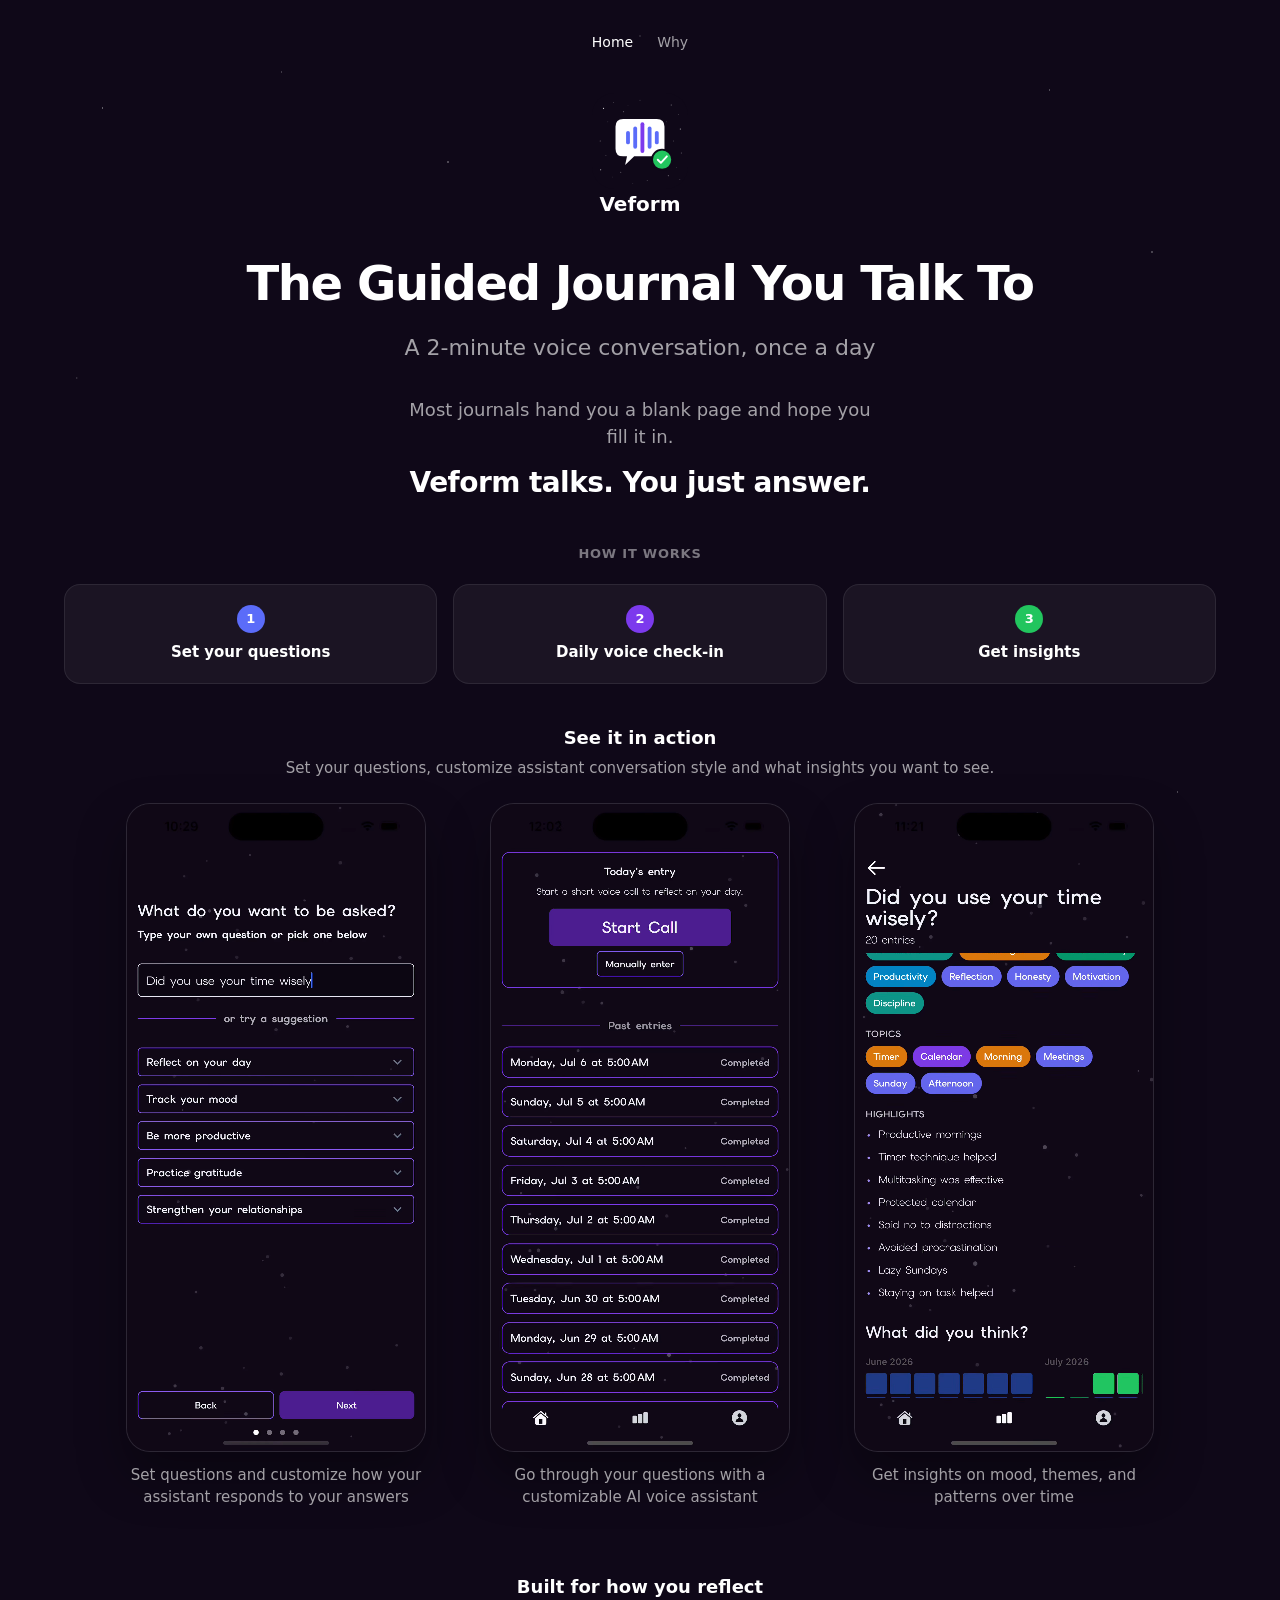
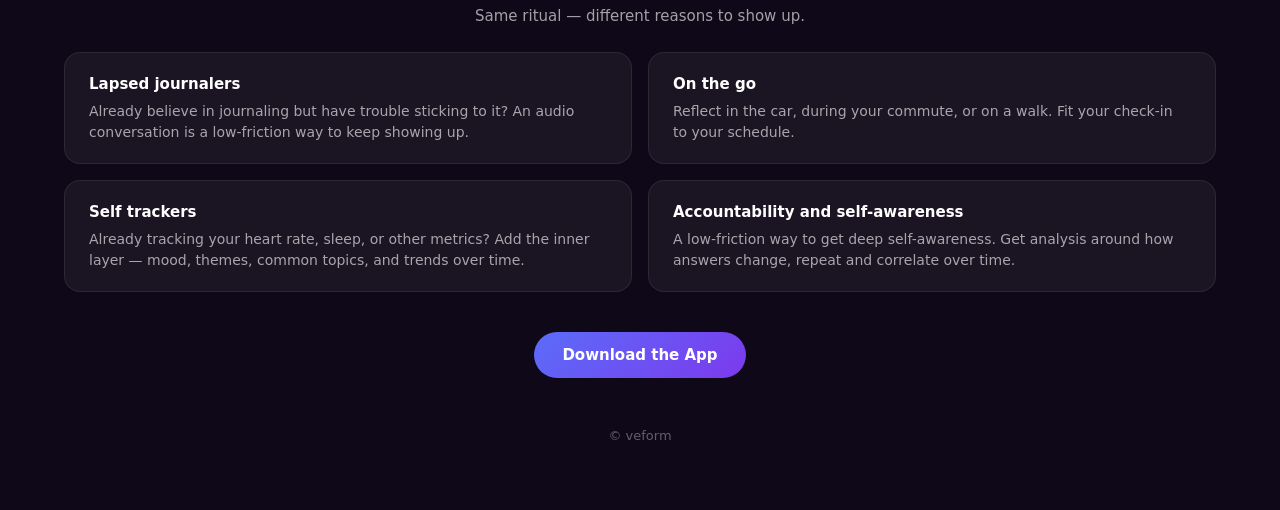
<file: index.html>
<!DOCTYPE html>
<html lang="en">
<head>
  <meta charset="UTF-8">
  <meta name="viewport" content="width=device-width, initial-scale=1.0">
  <title>Veform — Voice Journal & Guided Daily Check-In App</title>
  <meta name="description" content="Veform is a guided journal you talk to. Complete your daily check-in with a 2-minute voice conversation, then see your mood, themes, and patterns emerge over time. No typing, no blank page.">
  
  <link rel="canonical" href="https://app.veform.co/">
<meta property="og:title" content="Veform — Voice Journal & Guided Daily Check-In App">
<meta property="og:description" content="A guided journal you talk to. Complete your daily check-in with a 2-minute voice conversation and watch your mood, themes, and patterns emerge over time.">
<meta property="og:type" content="website">
<meta property="og:url" content="https://app.veform.co/">
<meta property="og:image" content="https://app.veform.co/og_image.png">
<meta name="twitter:card" content="summary_large_image">
  <link rel="icon" href="logo_space_64.png" type="image/svg+xml">
  <link rel="stylesheet" href="styles.css">
</head>
<body>
  <div class="stars" aria-hidden="true"></div>

  <main class="page page--center">
    <nav class="nav" aria-label="Site">
      <a href="index.html" aria-current="page">Home</a>
      <a href="why-voice-journal.html">Why</a>
    </nav>

    <div class="logo-container">
    <img class="logo" src="logo_space.svg" alt="veform logo" width="96" height="96">
    <p>Veform</p>
</div>
    <h1>The Guided Journal You Talk To</h1>
    <p class="tagline">
        A 2-minute voice conversation, once a day
    </p>

    <section class="pitch" aria-label="Why Veform">
        <p class="pitch-problem">Most journals hand you a blank page and hope you fill it in.</p>
        <p class="pitch-solution">Veform talks. You just answer.</p>
      </section>

    <section class="how-it-works" aria-label="How it works">
      <h2>How it works</h2>
      <ol class="steps">
        <li class="step">
          <span class="step-num" aria-hidden="true">1</span>
          <span class="step-label">Set your questions</span>
        </li>
        <li class="step">
          <span class="step-num" aria-hidden="true">2</span>
          <span class="step-label">Daily voice check-in</span>
        </li>
        <li class="step">
          <span class="step-num" aria-hidden="true">3</span>
          <span class="step-label">Get insights</span>
        </li>
      </ol>
    </section>

    <section class="video-section" aria-label="App demos">
      <h2>See it in action</h2>
      <p>Set your questions, customize assistant conversation style and what insights you want to see.</p>
      <div class="video-grid">
        <div class="video-item">
          <div class="video-frame">
            <video src="editquestions.webm" autoplay muted playsinline loop aria-label="veform edit questions demo" alt="veform edit check-in questions demo"></video>
          </div>
          <p class="video-caption">Set questions and customize how your assistant responds to your answers</p>
        </div>
        <div class="video-item">
          <div class="video-frame">
            <video src="call-video.webm" autoplay muted playsinline loop aria-label="veform voice check-in demo" alt="veform voice journal call demo"></video>
          </div>
          <p class="video-caption">Go through your questions with a customizable AI voice assistant</p>
        </div>
        <div class="video-item">
          <div class="video-frame">
            <video src="insights-video.webm" autoplay muted playsinline loop aria-label="veform insights demo" alt="veform voice journal insights demo"></video>
          </div>
          <p class="video-caption">Get insights on mood, themes, and patterns over time</p>
        </div>
      </div>
    </section>

    <section class="use-cases" aria-label="Who it's for">
      <h2>Built for how you reflect</h2>
      <p class="use-cases-lead">Same ritual — different reasons to show up.</p>
      <div class="use-cases-grid">
        <article class="use-case">
          <h3>Lapsed journalers</h3>
          <p>Already believe in journaling but have trouble sticking to it? An audio conversation is a low-friction way to keep showing up.</p>
        </article>
        <article class="use-case">
          <h3>On the go</h3>
          <p>Reflect in the car, during your commute, or on a walk. Fit your check-in to your schedule.</p>
        </article>
        <article class="use-case">
          <h3>Self trackers</h3>
          <p>Already tracking your heart rate, sleep, or other metrics? Add the inner layer — mood, themes, common topics, and trends over time.</p>
        </article>
        <article class="use-case">
          <h3>Accountability and self-awareness</h3>
          <p>A low-friction way to get deep self-awareness. Get analysis around how answers change, repeat and correlate over time.</p>
        </article>
      </div>
    </section>

    <a class="cta" href="download.html">Download the App</a>

    <footer>&copy; veform</footer>
  </main>

  <script src="app.js"></script>
  <script>
    honTime('website_event_homepage_visit', uuid);

    document.querySelectorAll('.nav a').forEach(function (link) {
      link.addEventListener('click', function () {
        var label = (link.textContent || 'link').trim().toLowerCase();
        honTime('website_event_homepage_nav_' + label, uuid);
      });
    });

    var cta = document.querySelector('.cta');
    if (cta) {
      cta.addEventListener('click', function () {
        honTime('website_event_homepage_download_cta', uuid);
      });
    }
  </script>
</body>
</html>
</file>
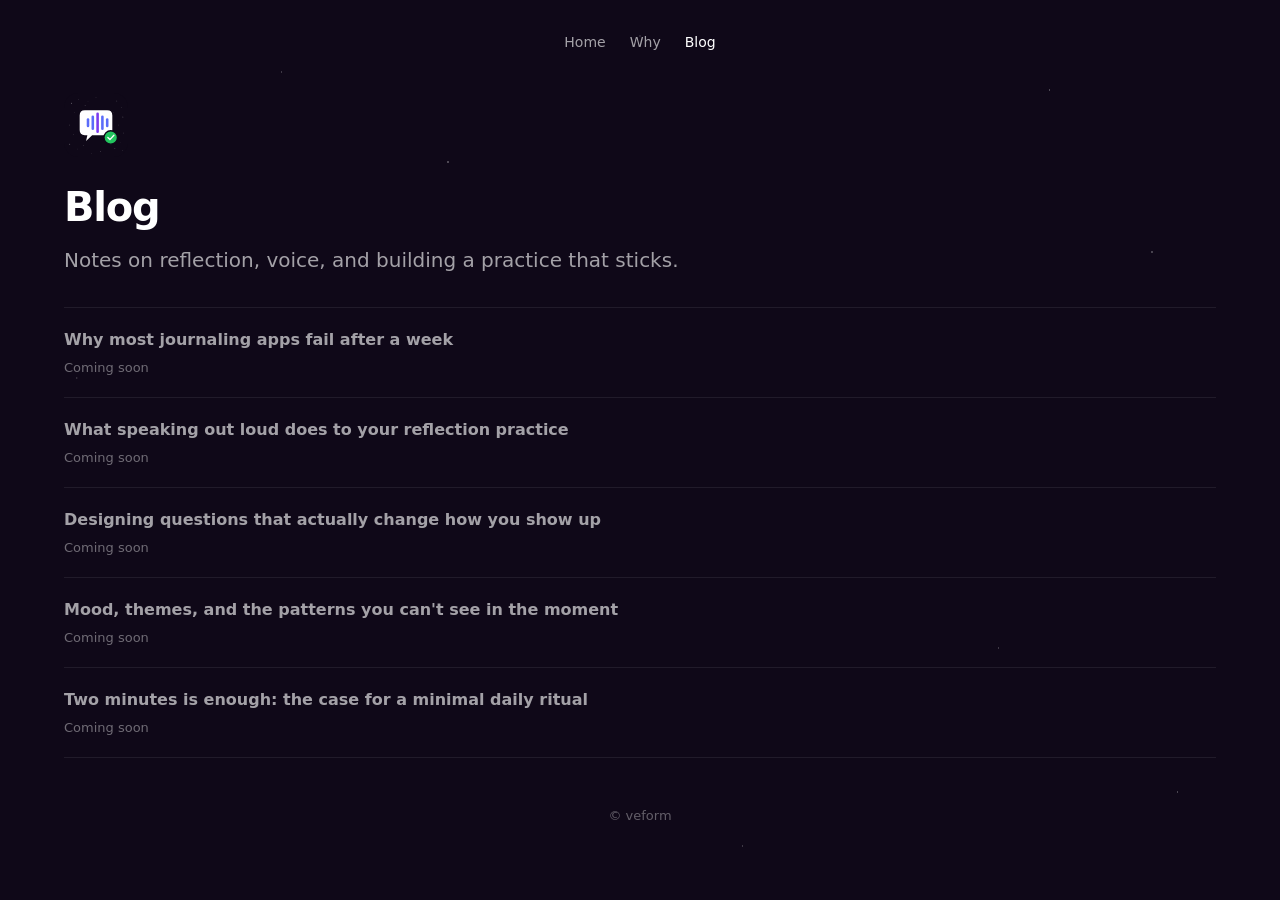
<file: blog.html>
<!DOCTYPE html>
<html lang="en">
<head>
  <meta charset="UTF-8">
  <meta name="viewport" content="width=device-width, initial-scale=1.0">
  <title>Blog — veform</title>
  <meta name="description" content="Thoughts on mindful reflection, voice journaling, and building a daily check-in practice.">
  <link rel="icon" href="logo_space.svg" type="image/svg+xml">
  <link rel="stylesheet" href="styles.css">
</head>
<body>
  <div class="stars" aria-hidden="true"></div>

  <main class="page">
    <nav class="nav" aria-label="Site">
      <a href="index.html">Home</a>
      <a href="why.html">Why</a>
      <a href="blog.html" aria-current="page">Blog</a>
    </nav>

    <a href="index.html"><img class="logo logo--sm" src="logo_space.svg" alt="veform logo" width="64" height="64"></a>

    <h1 class="page-title">Blog</h1>
    <p class="lead">Notes on reflection, voice, and building a practice that sticks.</p>

    <ul class="blog-list">
      <li>
        <span class="coming-soon">Why most journaling apps fail after a week</span>
        <span class="meta">Coming soon</span>
      </li>
      <li>
        <span class="coming-soon">What speaking out loud does to your reflection practice</span>
        <span class="meta">Coming soon</span>
      </li>
      <li>
        <span class="coming-soon">Designing questions that actually change how you show up</span>
        <span class="meta">Coming soon</span>
      </li>
      <li>
        <span class="coming-soon">Mood, themes, and the patterns you can't see in the moment</span>
        <span class="meta">Coming soon</span>
      </li>
      <li>
        <span class="coming-soon">Two minutes is enough: the case for a minimal daily ritual</span>
        <span class="meta">Coming soon</span>
      </li>
    </ul>

    <footer>&copy; veform</footer>
  </main>
</body>
</html>
</file>
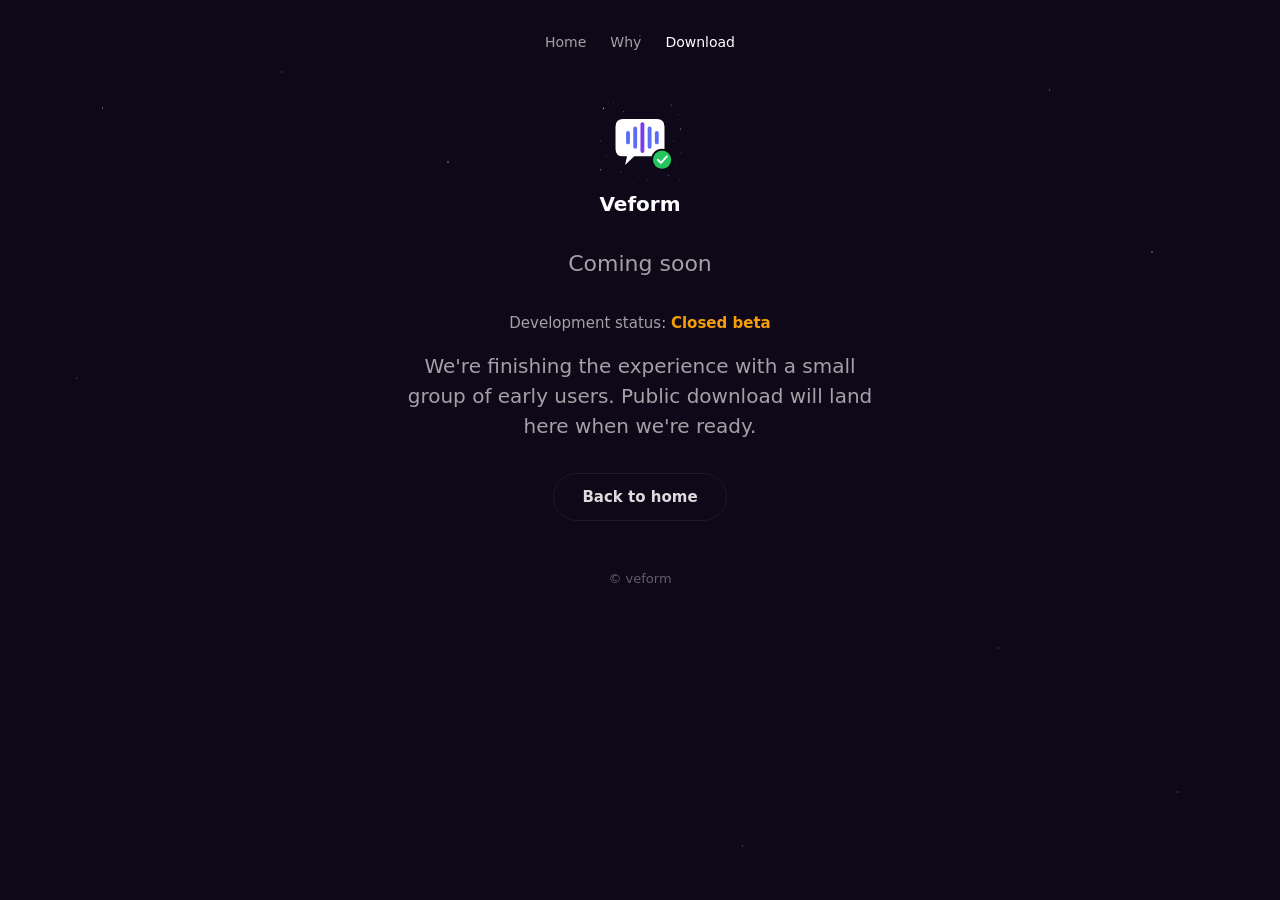
<file: download.html>
<!DOCTYPE html>
<html lang="en">
<head>
  <meta charset="UTF-8">
  <meta name="viewport" content="width=device-width, initial-scale=1.0">
  <title>Download Veform — Coming Soon</title>
  <meta name="description" content="Download the Veform app. Currently in closed beta — public release coming soon.">
  <link rel="canonical" href="https://app.veform.co/download.html">
  <meta property="og:title" content="Download Veform — Coming Soon">
  <meta property="og:description" content="Veform is in closed beta. Public download coming soon.">
  <meta property="og:type" content="website">
  <meta property="og:url" content="https://app.veform.co/download.html">
  <link rel="icon" href="logo_space_64.png" type="image/png">
  <link rel="stylesheet" href="styles.css">
</head>
<body>
  <div class="stars" aria-hidden="true"></div>

  <main class="page page--center">
    <nav class="nav" aria-label="Site">
      <a href="index.html">Home</a>
      <a href="why-voice-journal.html">Why</a>
      <a href="download.html" aria-current="page">Download</a>
    </nav>

    <div class="logo-container">
      <img class="logo" src="logo_space.svg" alt="veform logo" width="96" height="96">
      <p>Veform</p>
    </div>

    <p class="tagline">Coming soon</p>
    <p class="dev-status">Development status: <strong>Closed beta</strong></p>
    <p class="lead">We're finishing the experience with a small group of early users. Public download will land here when we're ready.</p>

    <a class="cta cta--ghost" href="index.html">Back to home</a>

    <footer>&copy; veform</footer>
  </main>

  <script src="app.js"></script>
  <script>
    honTime('website_event_download_page_visit', uuid);
  </script>
</body>
</html>
</file>
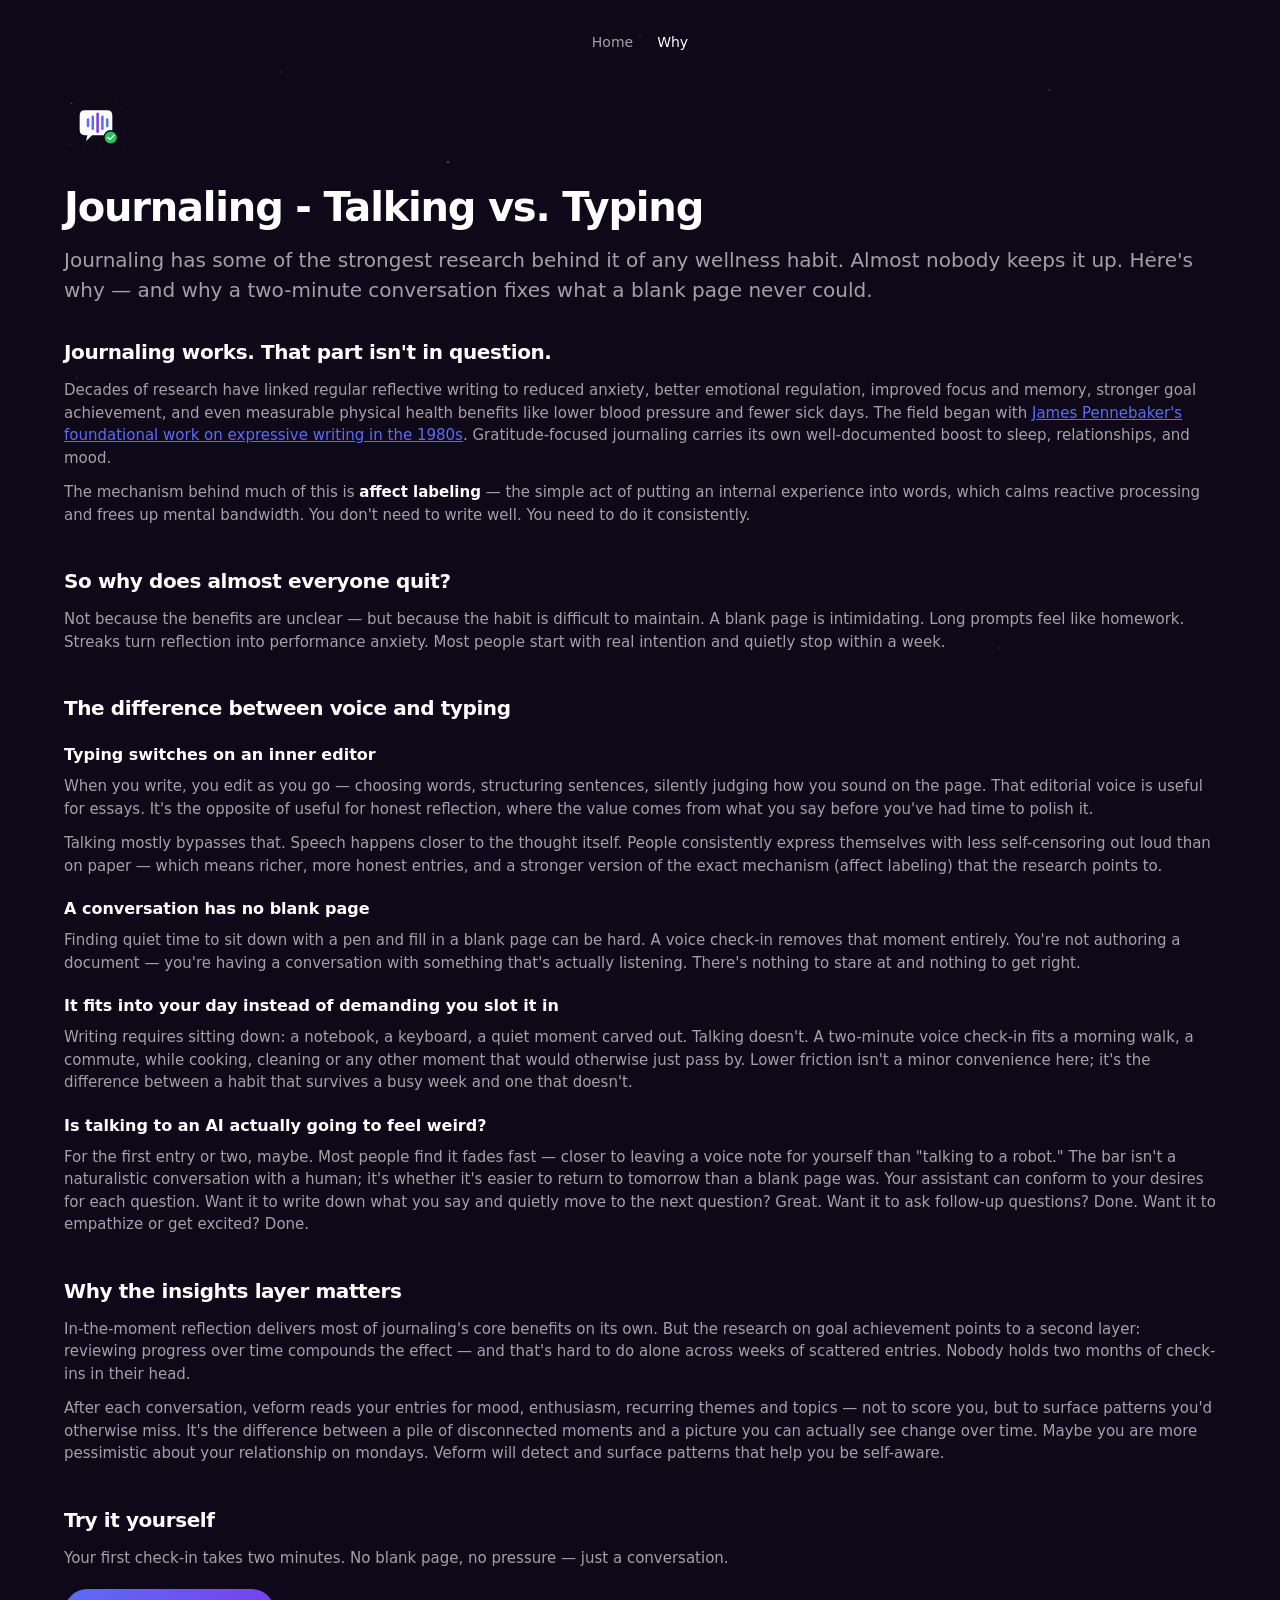
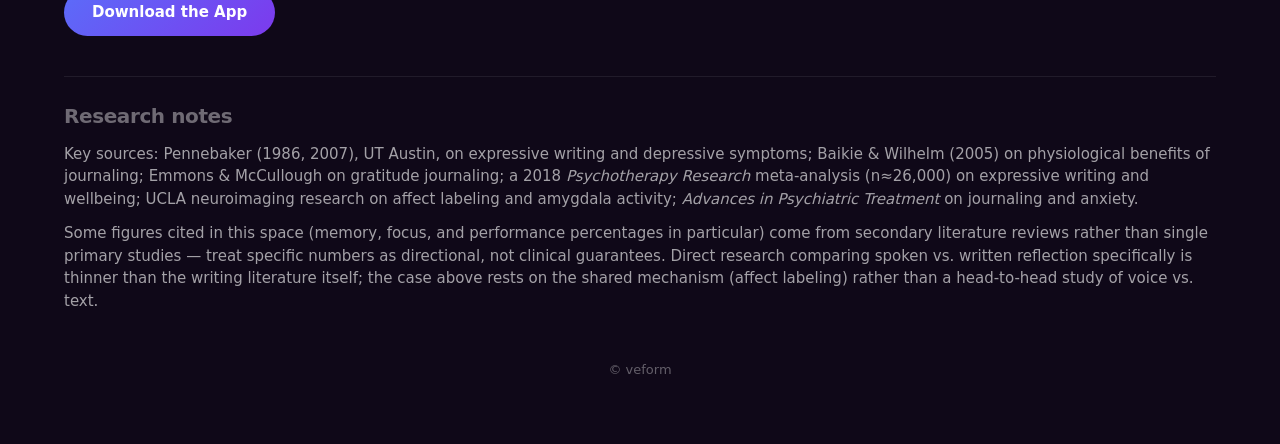
<file: why-voice-journal.html>
<!DOCTYPE html>
<html lang="en">
<head>
  <meta charset="UTF-8">
  <meta name="viewport" content="width=device-width, initial-scale=1.0">
  <title>Why Talk Beats Type — The Research Behind Veform</title>
  <meta name="description" content="Journaling is well-studied and well-proven. Staying consistent is the hard part. Here's why voice conversations make daily reflection easier to keep — and how AI insights turn entries into self-knowledge.">
  <link rel="canonical" href="https://app.veform.co/why-voice-journal.html">
  <meta property="og:title" content="Why Talk Beats Type — The Research Behind Veform">
  <meta property="og:description" content="Journaling works. Sticking with it is the hard part. Here's why voice conversations make daily reflection easier to keep.">
  <meta property="og:type" content="article">
  <meta property="og:url" content="https://app.veform.co/why-voice-journal.html">
  <link rel="icon" href="logo_space_64.png" type="image/png">
  <link rel="stylesheet" href="styles.css">
</head>
<body>
  <div class="stars" aria-hidden="true"></div>

  <main class="page">
    <nav class="nav" aria-label="Site">
      <a href="index.html">Home</a>
      <a href="why-voice-journal.html" aria-current="page">Why</a>
    </nav>

    <a href="index.html"><img class="logo logo--sm" src="logo_space.svg" alt="veform logo" width="64" height="64"></a>

    <h1 class="page-title">Journaling - Talking vs. Typing</h1>
    <p class="lead">Journaling has some of the strongest research behind it of any wellness habit. Almost nobody keeps it up. Here's why — and why a two-minute conversation fixes what a blank page never could.</p>

    <div class="prose">

      <section>
        <h2>Journaling works. That part isn't in question.</h2>
        <p>
          Decades of research have linked regular reflective writing to reduced anxiety, better emotional regulation, improved focus and memory, stronger goal achievement, and even measurable physical health benefits like lower blood pressure and fewer sick days. The field began with <a href="#sources">James Pennebaker's foundational work on expressive writing in the 1980s</a>. Gratitude-focused journaling carries its own well-documented boost to sleep, relationships, and mood.
        </p>
        <p>
          The mechanism behind much of this is <strong>affect labeling</strong> — the simple act of putting an internal experience into words, which calms reactive processing and frees up mental bandwidth. You don't need to write well. You need to do it consistently.
        </p>

      </section>

      <section>
        <h2>So why does almost everyone quit?</h2>
        <p>
          Not because the benefits are unclear — but because the habit is difficult to maintain. A blank page is intimidating. Long prompts feel like homework. Streaks turn reflection into performance anxiety. Most people start with real intention and quietly stop within a week.
        </p>
      </section>

      <section>
        <h2>The difference between voice and typing</h2>
        <h3>Typing switches on an inner editor</h3>
        <p>
          When you write, you edit as you go — choosing words, structuring sentences, silently judging how you sound on the page. That editorial voice is useful for essays. It's the opposite of useful for honest reflection, where the value comes from what you say before you've had time to polish it.
        </p>
        <p>
          Talking mostly bypasses that. Speech happens closer to the thought itself. People consistently express themselves with less self-censoring out loud than on paper — which means richer, more honest entries, and a stronger version of the exact mechanism (affect labeling) that the research points to.
        </p>

        <h3>A conversation has no blank page</h3>
        <p>
          Finding quiet time to sit down with a pen and fill in a blank page can be hard. A voice check-in removes that moment entirely. You're not authoring a document — you're having a conversation with something that's actually listening. There's nothing to stare at and nothing to get right.
        </p>

        <h3>It fits into your day instead of demanding you slot it in</h3>
        <p>
          Writing requires sitting down: a notebook, a keyboard, a quiet moment carved out. Talking doesn't. A two-minute voice check-in fits a morning walk, a commute, while cooking, cleaning or any other moment that would otherwise just pass by. Lower friction isn't a minor convenience here; it's the difference between a habit that survives a busy week and one that doesn't.
        </p>

        <h3>Is talking to an AI actually going to feel weird?</h3>
        <p>
          For the first entry or two, maybe. Most people find it fades fast — closer to leaving a voice note for yourself than "talking to a robot." The bar isn't a naturalistic conversation with a human; it's whether it's easier to return to tomorrow than a blank page was. Your assistant can conform to your desires for each question. Want it to write down what you say and quietly move to the next question? Great. Want it to ask follow-up questions? Done. Want it to empathize or get excited? Done.
        </p>
        <!-- <p>
          <a href="index.html">Hear what a real check-in sounds like on the homepage →</a>
        </p> -->
      </section>

      <section>
        <h2>Why the insights layer matters</h2>
        <p>
          In-the-moment reflection delivers most of journaling's core benefits on its own. But the research on goal achievement points to a second layer: reviewing progress over time compounds the effect — and that's hard to do alone across weeks of scattered entries. Nobody holds two months of check-ins in their head.
        </p>
        <p>
          After each conversation, veform reads your entries for mood, enthusiasm, recurring themes and topics — not to score you, but to surface patterns you'd otherwise miss. It's the difference between a pile of disconnected moments and a picture you can actually see change over time. Maybe you are more pessimistic about your relationship on mondays. Veform will detect and surface patterns that help you be self-aware.
        </p>
      </section>
      <section class="cta-block">
        <h2>Try it yourself</h2>
        <p>Your first check-in takes two minutes. No blank page, no pressure — just a conversation.</p>
        <a class="cta-button" href="download.html">Download the App</a>
      </section>
      <section id="sources" class="sources">
        <h2>Research notes</h2>
        <p>
          Key sources: Pennebaker (1986, 2007), UT Austin, on expressive writing and depressive symptoms; Baikie &amp; Wilhelm (2005) on physiological benefits of journaling; Emmons &amp; McCullough on gratitude journaling; a 2018 <em>Psychotherapy Research</em> meta-analysis (n≈26,000) on expressive writing and wellbeing; UCLA neuroimaging research on affect labeling and amygdala activity; <em>Advances in Psychiatric Treatment</em> on journaling and anxiety.
        </p>
        <p>
          Some figures cited in this space (memory, focus, and performance percentages in particular) come from secondary literature reviews rather than single primary studies — treat specific numbers as directional, not clinical guarantees. Direct research comparing spoken vs. written reflection specifically is thinner than the writing literature itself; the case above rests on the shared mechanism (affect labeling) rather than a head-to-head study of voice vs. text.
        </p>
      </section>

    </div>

    <footer>&copy; veform</footer>
  </main>

  <script src="app.js"></script>
  <script>
    honTime('website_event_why_page_visit', uuid);

    document.querySelectorAll('.nav a').forEach(function (link) {
      link.addEventListener('click', function () {
        var label = (link.textContent || 'link').trim().toLowerCase();
        honTime('website_event_why_page_nav_' + label, uuid);
      });
    });

    var cta = document.querySelector('.cta-button');
    if (cta) {
      cta.addEventListener('click', function () {
        honTime('website_event_why_page_download_cta', uuid);
      });
    }
  </script>
</body>
</html>
</file>
<file: styles.css>
*, *::before, *::after { box-sizing: border-box; margin: 0; padding: 0; }

:root {
  --bg: #0F0818;
  --text: #FFFFFF;
  --muted: rgba(255, 255, 255, 0.62);
  --accent-blue: #5B6CF9;
  --accent-purple: #7C3AED;
  --accent-green: #22C55E;
  --accent-yellow: #F59E0B;
  --card: rgba(255, 255, 255, 0.05);
  --card-border: rgba(255, 255, 255, 0.08);
}

html { height: 100%; }

body {
  min-height: 100%;
  background: var(--bg);
  color: var(--text);
  font-family: system-ui, -apple-system, BlinkMacSystemFont, "Segoe UI", Roboto, sans-serif;
  line-height: 1.5;
  -webkit-font-smoothing: antialiased;
}

a { color: var(--accent-blue); }
a:hover { color: var(--text); }

.stars {
  position: fixed;
  inset: 0;
  pointer-events: none;
  background-image:
    radial-gradient(1px 1px at 8% 12%, rgba(255,255,255,0.7), transparent),
    radial-gradient(1px 1px at 22% 8%, rgba(255,255,255,0.4), transparent),
    radial-gradient(1.5px 1.5px at 35% 18%, rgba(255,255,255,0.5), transparent),
    radial-gradient(1px 1px at 6% 42%, rgba(255,255,255,0.35), transparent),
    radial-gradient(1px 1px at 82% 10%, rgba(255,255,255,0.55), transparent),
    radial-gradient(1.5px 1.5px at 90% 28%, rgba(255,255,255,0.45), transparent),
    radial-gradient(1px 1px at 78% 72%, rgba(255,255,255,0.4), transparent),
    radial-gradient(1px 1px at 92% 88%, rgba(255,255,255,0.5), transparent),
    radial-gradient(1px 1px at 50% 4%, rgba(255,255,255,0.35), transparent),
    radial-gradient(1px 1px at 58% 94%, rgba(255,255,255,0.4), transparent);
}

.page {
  position: relative;
  max-width: 800px;
  margin: 0 auto;
  padding: 2rem 1.5rem 4rem;
}
@media (min-width: 600px) {
  .page {
    max-width: 1200px;
  }
}

.page--center { text-align: center; }

.nav {
  display: flex;
  justify-content: center;
  gap: 1.5rem;
  margin-bottom: 2.5rem;
  font-size: 0.875rem;
}

.nav a {
  color: var(--muted);
  text-decoration: none;
}

.nav a:hover,
.nav a[aria-current="page"] {
  color: var(--text);
}

.logo {
  width: 96px;
  height: 96px;
  display: block;
}

.logo-container {
  display: flex;
  flex-direction: column;
  justify-content: center;
  align-items: center;
  margin-bottom: 1.75rem;
}
.logo-container p {
  font-size: 20px;
  font-weight: 600;
  margin: 0;
}
.logo--sm {
  width: 64px;
  height: 64px;
  margin-bottom: 1.25rem;
}

h1 {
  font-size: clamp(2rem, 6vw, 3rem);
  font-weight: 700;
  letter-spacing: -0.03em;
  margin-bottom: 0.75rem;
}

.page-title {
  font-size: clamp(1.75rem, 5vw, 2.5rem);
  margin-bottom: 0.5rem;
}

.lead {
  font-size: clamp(1.0625rem, 3vw, 1.25rem);
  color: var(--muted);
  margin-bottom: 2rem;
}

.page--center .lead {
  max-width: 38ch;
  margin-left: auto;
  margin-right: auto;
}

.tagline {
  font-size: clamp(1.125rem, 3.5vw, 1.375rem);
  color: var(--muted);
  max-width: 38ch;
  margin: 0 auto 2rem;
}

.tagline-sub {
  font-size: clamp(0.9375rem, 2.5vw, 1.0625rem);
  color: rgba(255, 255, 255, 0.45);
  max-width: 42ch;
  margin: 0 auto 2.5rem;
}

.pitch {
  margin-bottom: 2.5rem;
}

.pitch-problem {
  font-size: clamp(1rem, 3vw, 1.125rem);
  color: var(--muted);
  max-width: 42ch;
  margin: 0 auto 0.75rem;
}

.pitch-solution {
  font-size: clamp(1.375rem, 4vw, 1.75rem);
  font-weight: 600;
  letter-spacing: -0.02em;
}

.how-it-works {
  margin-bottom: 2.5rem;
}

.how-it-works h2 {
  font-size: 0.8125rem;
  font-weight: 600;
  text-transform: uppercase;
  letter-spacing: 0.06em;
  color: rgba(255, 255, 255, 0.45);
  margin-bottom: 1.25rem;
}

.steps {
  list-style: none;
  display: grid;
  gap: 0.75rem;
  max-width: 28rem;
  margin: 0 auto;
  text-align: left;
}

@media (min-width: 600px) {
  .steps {
    max-width: none;
    grid-template-columns: repeat(3, 1fr);
    gap: 1rem;
    text-align: center;
  }
}

.step {
  display: flex;
  align-items: center;
  gap: 0.875rem;
  background: var(--card);
  border: 1px solid var(--card-border);
  border-radius: 1rem;
  padding: 1rem 1.25rem;
}

@media (min-width: 600px) {
  .step {
    flex-direction: column;
    align-items: center;
    gap: 0.5rem;
    padding: 1.25rem 1rem;
  }
}

.step-num {
  display: flex;
  align-items: center;
  justify-content: center;
  width: 1.75rem;
  height: 1.75rem;
  border-radius: 50%;
  font-size: 0.8125rem;
  font-weight: 700;
  flex-shrink: 0;
}

.step:nth-child(1) .step-num { background: var(--accent-blue); }
.step:nth-child(2) .step-num { background: var(--accent-purple); }
.step:nth-child(3) .step-num { background: var(--accent-green); }

.step-label {
  font-size: 0.9375rem;
  font-weight: 600;
}

.video-section {
  margin-bottom: 2.5rem;
  text-align: center;
}

.video-section h2 {
  font-size: 1.125rem;
  font-weight: 600;
  margin-bottom: 0.35rem;
}

.video-section p {
  font-size: 0.9375rem;
  color: var(--muted);
  margin-bottom: 1.5rem;
}

.video-grid {
  display: flex;
  flex-direction: column;
  align-items: center;
  gap: 4rem;
}

@media (min-width: 600px) {
  .video-grid {
    flex-direction: row;
    flex-wrap: wrap;
    justify-content: center;
    align-items: flex-start;
    gap: 4rem;
  }
}

.video-item {
  width: 100%;
  max-width: 280px;
}

@media (min-width: 600px) {
  .video-item {
    max-width: 300px;
  }
}

.video-caption {
  margin-top: 0.75rem;
  font-size: 0.8125rem;
  color: rgba(255, 255, 255, 0.45);
}

.video-frame {
  width: 100%;
  border-radius: 1.5rem;
  overflow: hidden;
  border: 1px solid var(--card-border);
  background: var(--card);
  box-shadow: 0 24px 48px rgba(0, 0, 0, 0.35);
}

.video-frame video {
  display: block;
  width: 100%;
  height: auto;
}

.use-cases {
  margin-bottom: 2.5rem;
  text-align: center;
}

.use-cases h2 {
  font-size: 1.125rem;
  font-weight: 600;
  margin-bottom: 0.35rem;
}

.use-cases-lead {
  font-size: 0.9375rem;
  color: var(--muted);
  margin-bottom: 1.5rem;
}

.use-cases-grid {
  display: grid;
  gap: 1rem;
  text-align: left;
}

@media (min-width: 600px) {
  .use-cases-grid {
    grid-template-columns: repeat(2, 1fr);
  }
}

.use-case {
  background: var(--card);
  border: 1px solid var(--card-border);
  border-radius: 1rem;
  padding: 1.25rem 1.5rem;
}

.use-case h3 {
  font-size: 0.9375rem;
  font-weight: 600;
  margin-bottom: 0.35rem;
}

.use-case p {
  font-size: 0.875rem;
  color: var(--muted);
}

.prose {
  text-align: left;
}

.prose section {
  margin-bottom: 2.5rem;
}

.prose h2 {
  font-size: 1.25rem;
  font-weight: 600;
  margin-bottom: 0.75rem;
  letter-spacing: -0.02em;
}

.prose h3 {
  font-size: 1rem;
  font-weight: 600;
  color: var(--text);
  margin: 1.25rem 0 0.5rem;
}

.prose strong { color: var(--text); }

.benefit-list {
  list-style: none;
  padding-left: 0;
}

.benefit-list li {
  position: relative;
  padding-left: 1.5rem;
  margin-bottom: 0.65rem;
}

.benefit-list li::before {
  content: "";
  position: absolute;
  left: 0;
  top: 0.55em;
  width: 6px;
  height: 6px;
  border-radius: 50%;
  background: var(--accent-purple);
}

.sources {
  margin-top: 2rem;
  padding-top: 1.5rem;
  border-top: 1px solid var(--card-border);
  font-size: 0.8125rem;
  color: rgba(255, 255, 255, 0.4);
}

.sources p { font-size: inherit; }

.prose p {
  color: var(--muted);
  font-size: 0.9375rem;
  margin-bottom: 0.75rem;
}

.prose p:last-child { margin-bottom: 0; }

.prose ul {
  color: var(--muted);
  font-size: 0.9375rem;
  padding-left: 1.25rem;
  margin-bottom: 0.75rem;
}

.prose li { margin-bottom: 0.4rem; }

.prose li:last-child { margin-bottom: 0; }

.blog-list {
  list-style: none;
  text-align: left;
}

.blog-list li {
  border-bottom: 1px solid var(--card-border);
  padding: 1.25rem 0;
}

.blog-list li:first-child {
  border-top: 1px solid var(--card-border);
}

.blog-list a {
  color: var(--text);
  text-decoration: none;
  font-weight: 600;
  font-size: 1rem;
}

.blog-list a:hover { color: var(--accent-blue); }

.blog-list .meta {
  display: block;
  margin-top: 0.35rem;
  font-size: 0.8125rem;
  color: rgba(255, 255, 255, 0.4);
}

.blog-list .coming-soon {
  color: var(--muted);
  font-weight: 600;
  font-size: 1rem;
  cursor: default;
}

.cta {
  display: inline-block;
  padding: 0.75rem 1.75rem;
  border-radius: 999px;
  background: linear-gradient(135deg, var(--accent-blue), var(--accent-purple));
  color: var(--text);
  font-size: 0.9375rem;
  font-weight: 600;
  text-decoration: none;
  cursor: pointer;
  transition: opacity 0.15s ease, transform 0.15s ease;
}

.cta:hover {
  color: var(--text);
  opacity: 0.9;
}

.cta--ghost {
  background: transparent;
  border: 1px solid var(--card-border);
  opacity: 0.85;
}

.cta--ghost:hover {
  opacity: 1;
  border-color: rgba(255, 255, 255, 0.25);
}

.cta-button {
  display: inline-block;
  margin-top: 0.5rem;
  padding: 0.75rem 1.75rem;
  border-radius: 999px;
  background: linear-gradient(135deg, var(--accent-blue), var(--accent-purple));
  color: var(--text);
  font-size: 0.9375rem;
  font-weight: 600;
  text-decoration: none;
}

.cta-button:hover {
  color: var(--text);
  opacity: 0.9;
}

.dev-status {
  margin: 0.75rem 0 1rem;
  font-size: 0.9375rem;
  color: var(--muted);
}

.dev-status strong {
  color: var(--accent-yellow);
  font-weight: 600;
}

footer {
  margin-top: 3rem;
  font-size: 0.8125rem;
  color: rgba(255, 255, 255, 0.35);
  text-align: center;
}
</file>
